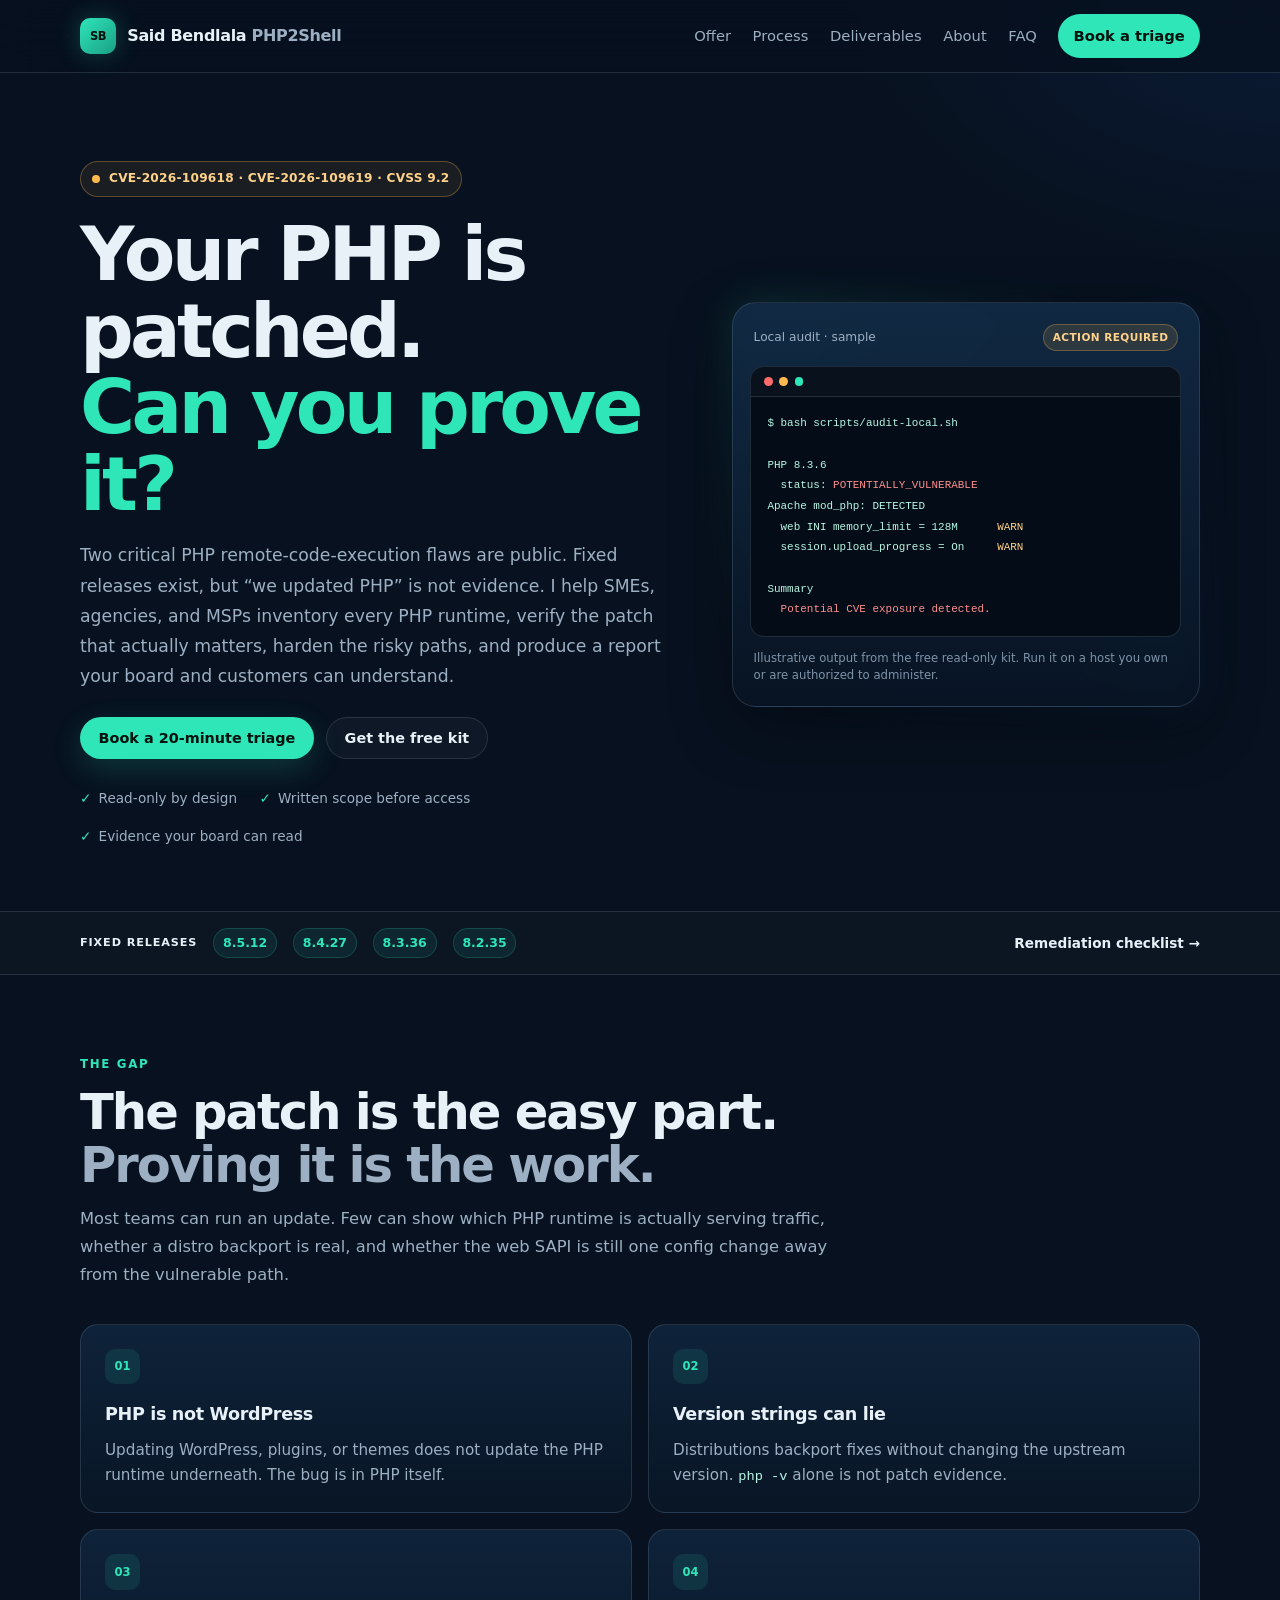
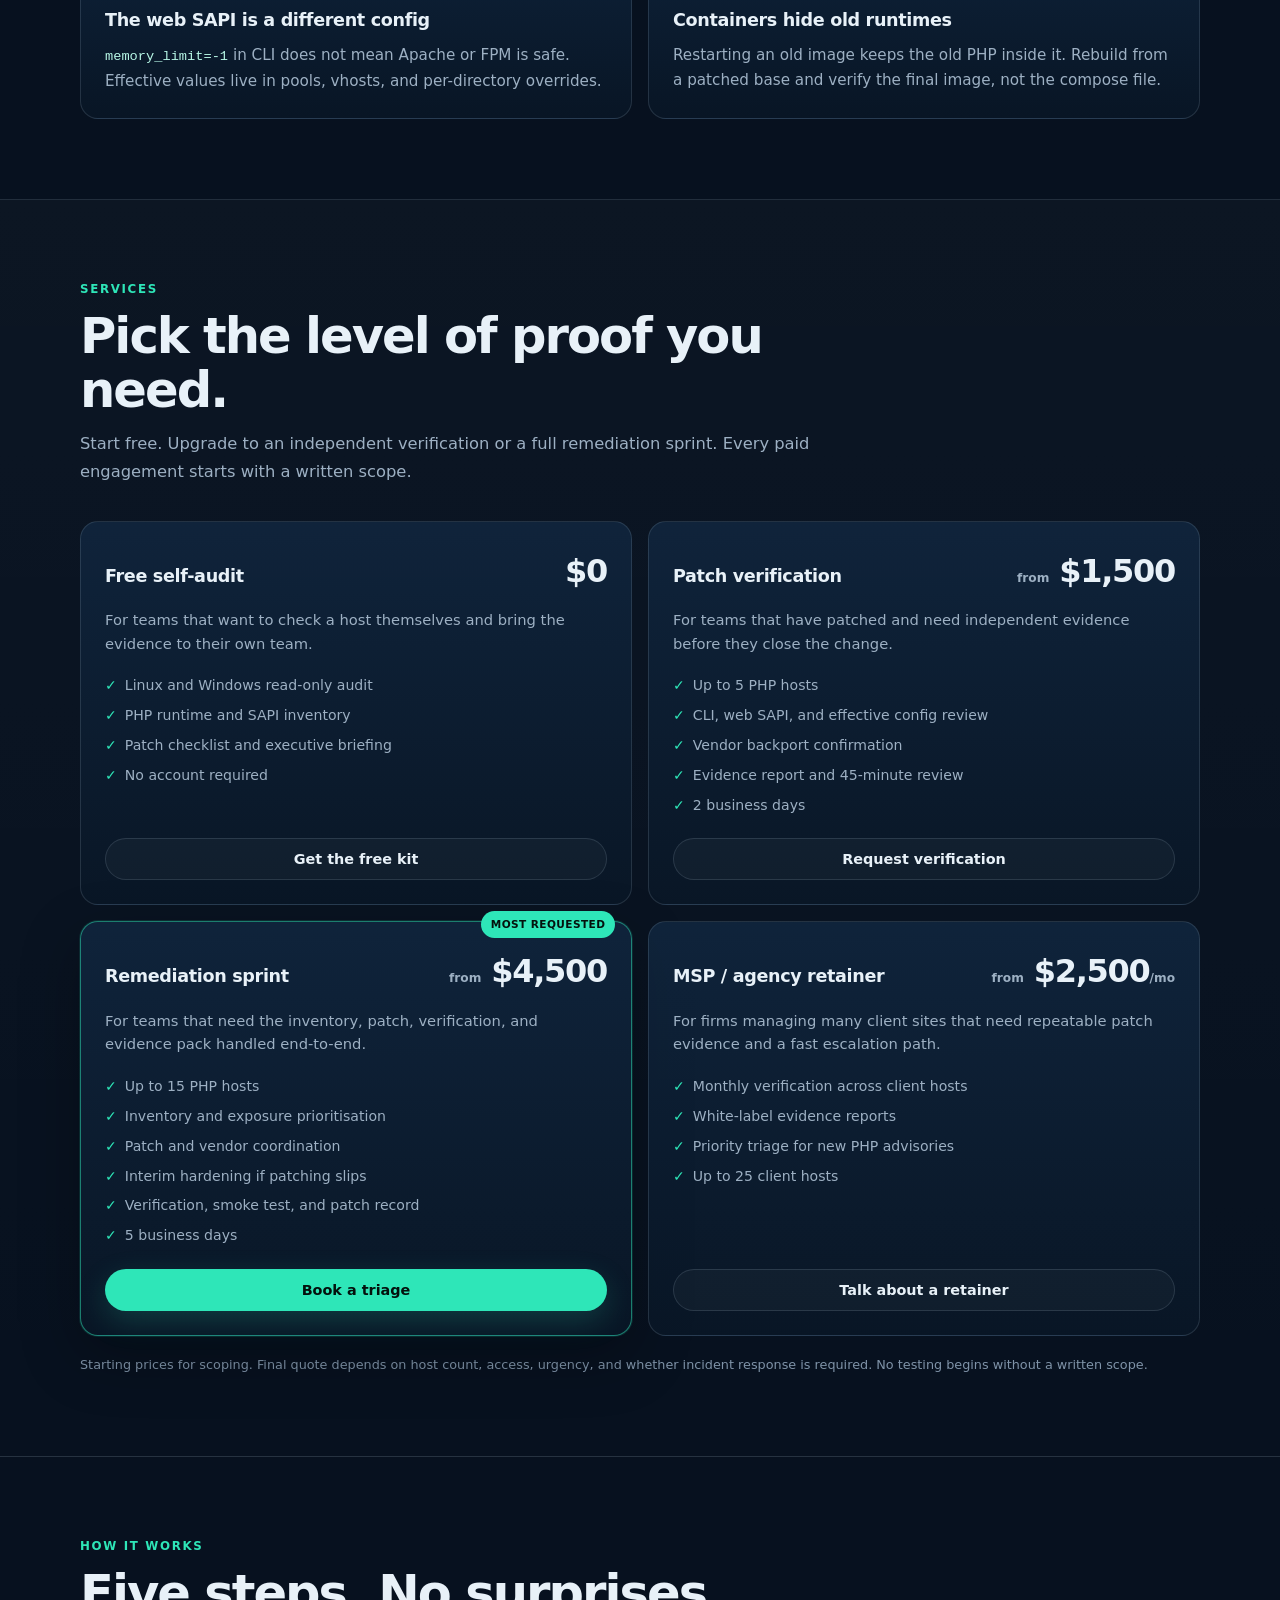
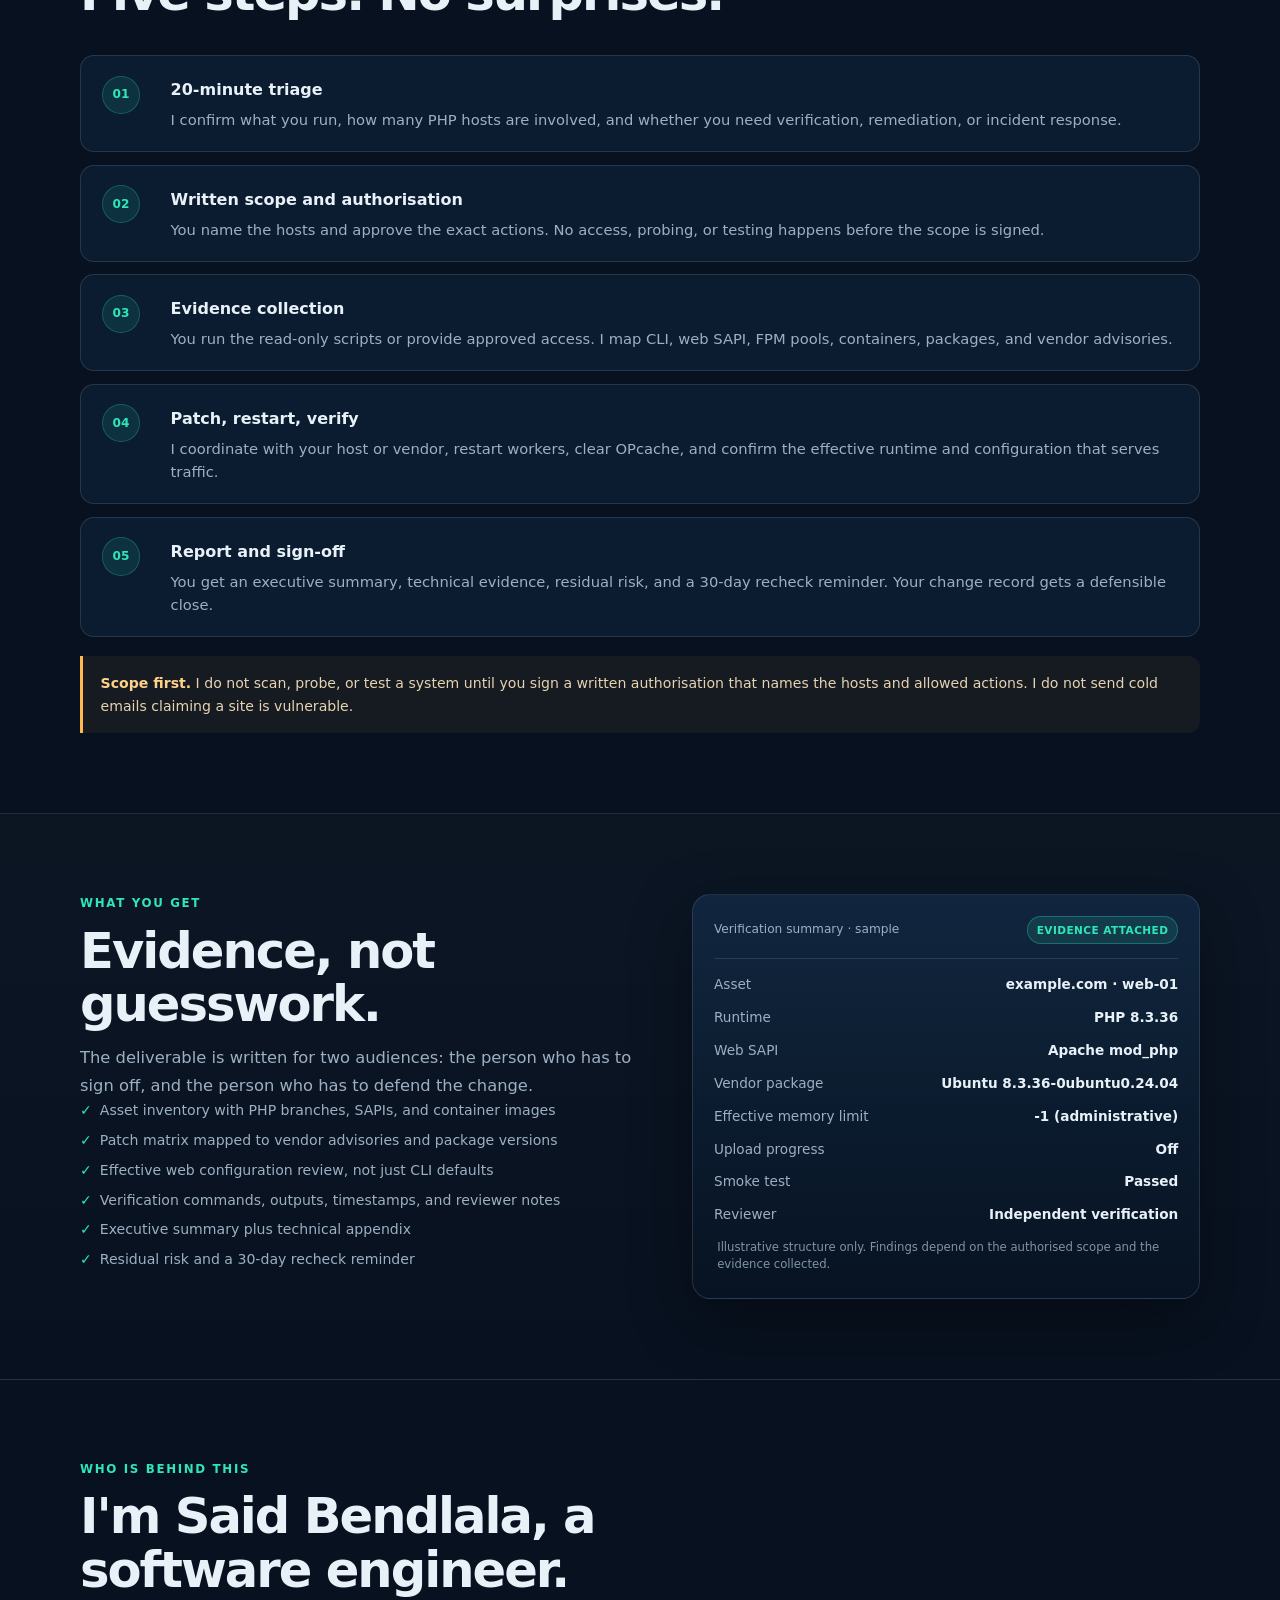
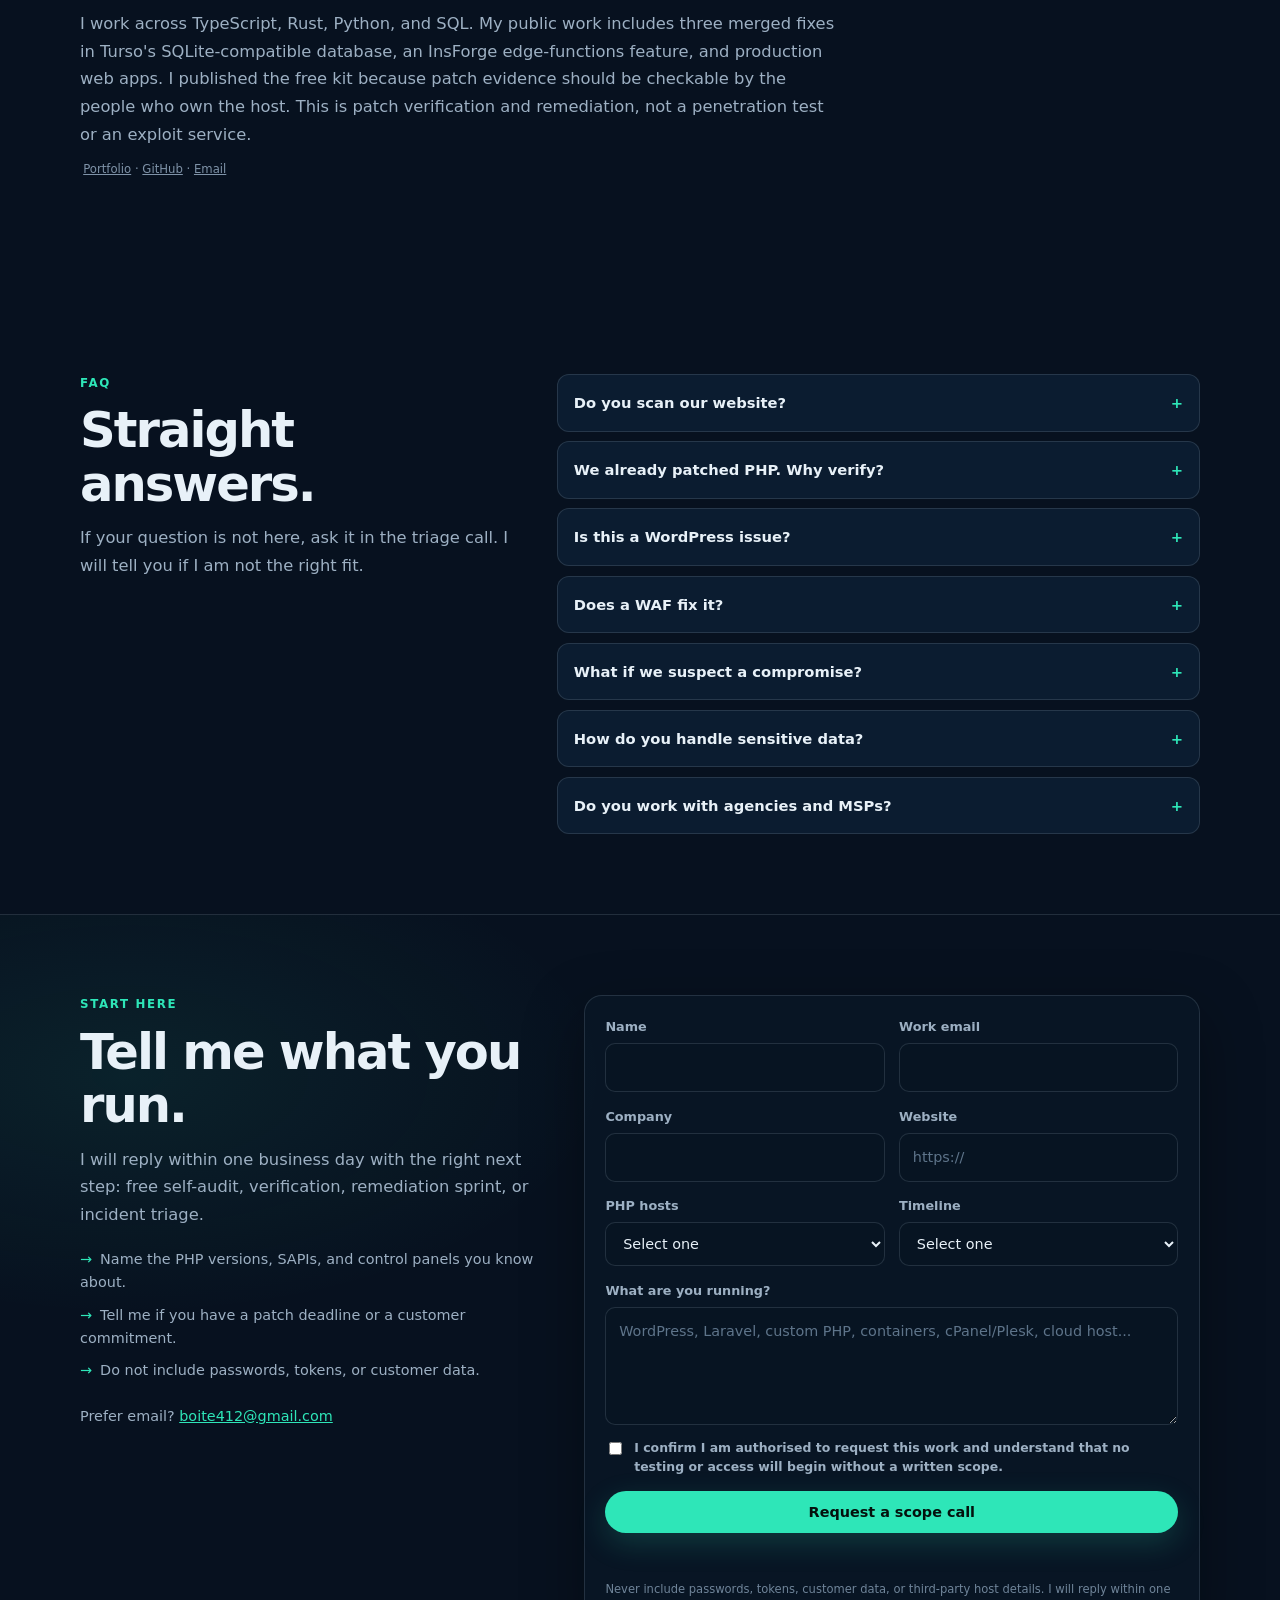
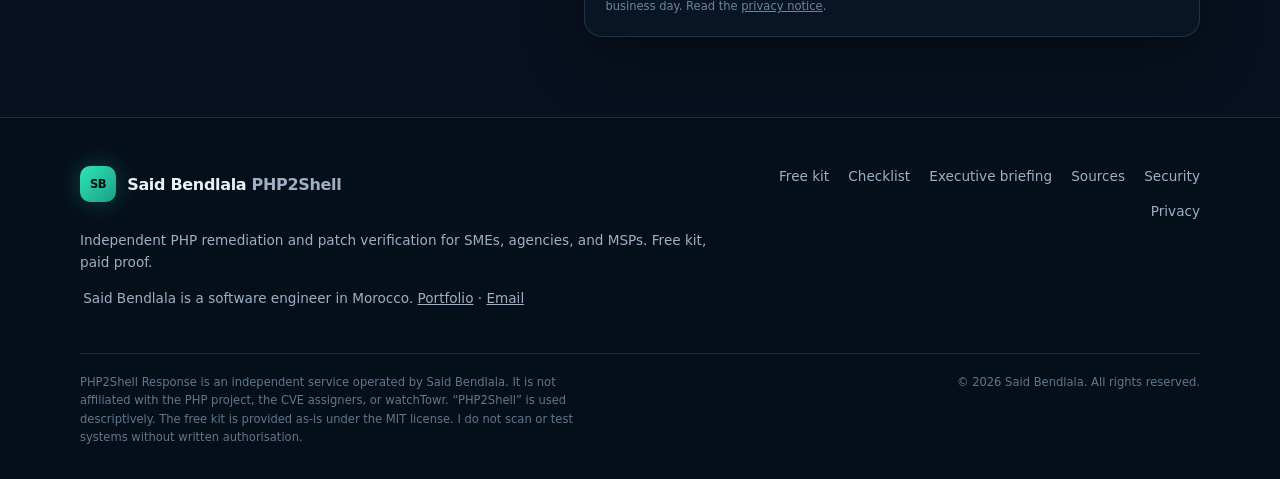
<file: docs/index.html>
<!DOCTYPE html>
<html lang="en">
<head>
  <meta charset="utf-8">
  <meta name="viewport" content="width=device-width, initial-scale=1">
  <title>Said Bendlala — independent PHP patch verification</title>
  <meta name="description" content="Independent PHP patch verification and remediation by Said Bendlala, a software engineer. Verify CVE-2026-109618 and CVE-2026-109619 fixes, review effective web configuration, and get evidence-backed reporting.">
  <meta name="theme-color" content="#07111f">
  <link rel="canonical" href="https://benzaid32.github.io/php2shell-remediation-kit/">
  <meta property="og:type" content="website">
  <meta property="og:title" content="Said Bendlala — prove your PHP is patched">
  <meta property="og:description" content="Free self-audit kit. Paid patch verification and remediation by Said Bendlala for SMEs, agencies, and MSPs. Written scope before access. No unauthorized scanning.">
  <meta property="og:url" content="https://benzaid32.github.io/php2shell-remediation-kit/">
  <meta name="twitter:card" content="summary">
  <meta name="twitter:title" content="Said Bendlala — prove your PHP is patched">
  <meta name="twitter:description" content="Free self-audit kit. Paid patch verification and remediation by Said Bendlala for SMEs, agencies, and MSPs.">
  <link rel="icon" href="favicon.svg" type="image/svg+xml">
  <link rel="stylesheet" href="styles.css">
  <script src="config.js" defer></script>
  <script src="app.js" defer></script>
  <script type="application/ld+json">
  {
    "@context": "https://schema.org",
    "@type": "ProfessionalService",
    "name": "Said Bendlala — PHP2Shell Response",
    "description": "Independent PHP patch verification and remediation for SMEs, agencies, and MSPs.",
    "url": "https://benzaid32.github.io/php2shell-remediation-kit/",
    "email": "boite412@gmail.com",
    "founder": {
      "@type": "Person",
      "name": "Said Bendlala",
      "url": "https://benzaid.vercel.app/"
    },
    "sameAs": [
      "https://github.com/benzaid32",
      "https://benzaid.vercel.app/"
    ],
    "areaServed": "Worldwide",
    "serviceType": [
      "PHP security remediation",
      "Patch verification",
      "Incident response"
    ]
  }
  </script>
</head>
<body>
  <a class="skip-link" href="#main">Skip to content</a>

  <header class="site-header">
    <div class="wrap nav">
      <a class="brand" href="#top" aria-label="Said Bendlala home">
        <span class="brand-mark" aria-hidden="true">SB</span>
        <span class="brand-name">Said Bendlala <span>PHP2Shell</span></span>
      </a>
      <nav class="nav-links" aria-label="Main navigation">
        <a href="#offer">Offer</a>
        <a href="#process">Process</a>
        <a href="#proof">Deliverables</a>
        <a href="#about">About</a>
        <a href="#faq">FAQ</a>
        <a class="nav-cta" href="#contact" data-booking>Book a triage</a>
      </nav>
    </div>
  </header>

  <main id="main">
    <section class="hero" id="top">
      <div class="wrap hero-grid">
        <div class="hero-copy">
          <div class="eyebrow"><span class="pulse" aria-hidden="true"></span> CVE-2026-109618 &middot; CVE-2026-109619 &middot; CVSS 9.2</div>
          <h1>Your PHP is patched.<br><span class="accent">Can you prove it?</span></h1>
          <p class="lede">
            Two critical PHP remote-code-execution flaws are public. Fixed releases exist, but
            &ldquo;we updated PHP&rdquo; is not evidence. I help SMEs, agencies, and MSPs inventory every
            PHP runtime, verify the patch that actually matters, harden the risky paths, and
            produce a report your board and customers can understand.
          </p>
          <div class="hero-actions">
            <a class="btn btn-primary" href="#contact" data-booking>Book a 20-minute triage</a>
            <a class="btn btn-ghost" href="https://github.com/benzaid32/php2shell-remediation-kit" target="_blank" rel="noopener">Get the free kit</a>
          </div>
          <ul class="hero-points">
            <li>Read-only by design</li>
            <li>Written scope before access</li>
            <li>Evidence your board can read</li>
          </ul>
        </div>

        <aside class="hero-card" aria-label="Illustrative local audit output">
          <div class="card-top">
            <span>Local audit &middot; sample</span>
            <span class="badge badge-warn">Action required</span>
          </div>
          <div class="terminal">
            <div class="terminal-bar" aria-hidden="true">
              <span class="dot"></span><span class="dot"></span><span class="dot"></span>
            </div>
            <pre><code>$ bash scripts/audit-local.sh

PHP 8.3.6
  status: <span class="fail">POTENTIALLY_VULNERABLE</span>
Apache mod_php: DETECTED
  web INI memory_limit = 128M      <span class="warn">WARN</span>
  session.upload_progress = On     <span class="warn">WARN</span>

Summary
  <span class="fail">Potential CVE exposure detected.</span></code></pre>
          </div>
          <p class="micro">Illustrative output from the free read-only kit. Run it on a host you own or are authorized to administer.</p>
        </aside>
      </div>
    </section>

    <section class="alert-strip" aria-label="Fixed PHP versions">
      <div class="wrap alert-inner">
        <span class="alert-label">Fixed releases</span>
        <span class="pill">8.5.12</span>
        <span class="pill">8.4.27</span>
        <span class="pill">8.3.36</span>
        <span class="pill">8.2.35</span>
        <a class="alert-link" href="https://github.com/benzaid32/php2shell-remediation-kit/blob/main/CHECKLIST.md" target="_blank" rel="noopener">Remediation checklist &rarr;</a>
      </div>
    </section>

    <section class="section" id="problem">
      <div class="wrap">
        <div class="section-head">
          <p class="kicker">The gap</p>
          <h2>The patch is the easy part. <span class="muted">Proving it is the work.</span></h2>
          <p class="section-lede">
            Most teams can run an update. Few can show which PHP runtime is actually serving traffic,
            whether a distro backport is real, and whether the web SAPI is still one config change away
            from the vulnerable path.
          </p>
        </div>

        <div class="grid grid-2">
          <article class="card">
            <div class="card-icon" aria-hidden="true">01</div>
            <h3>PHP is not WordPress</h3>
            <p>Updating WordPress, plugins, or themes does not update the PHP runtime underneath. The bug is in PHP itself.</p>
          </article>
          <article class="card">
            <div class="card-icon" aria-hidden="true">02</div>
            <h3>Version strings can lie</h3>
            <p>Distributions backport fixes without changing the upstream version. <code>php -v</code> alone is not patch evidence.</p>
          </article>
          <article class="card">
            <div class="card-icon" aria-hidden="true">03</div>
            <h3>The web SAPI is a different config</h3>
            <p><code>memory_limit=-1</code> in CLI does not mean Apache or FPM is safe. Effective values live in pools, vhosts, and per-directory overrides.</p>
          </article>
          <article class="card">
            <div class="card-icon" aria-hidden="true">04</div>
            <h3>Containers hide old runtimes</h3>
            <p>Restarting an old image keeps the old PHP inside it. Rebuild from a patched base and verify the final image, not the compose file.</p>
          </article>
        </div>
      </div>
    </section>

    <section class="section section-alt" id="offer">
      <div class="wrap">
        <div class="section-head">
          <p class="kicker">Services</p>
          <h2>Pick the level of proof you need.</h2>
          <p class="section-lede">Start free. Upgrade to an independent verification or a full remediation sprint. Every paid engagement starts with a written scope.</p>
        </div>

        <div class="pricing">
          <article class="price-card">
            <div class="price-top">
              <h3>Free self-audit</h3>
              <p class="price">$0</p>
            </div>
            <p class="price-desc">For teams that want to check a host themselves and bring the evidence to their own team.</p>
            <ul class="checklist">
              <li>Linux and Windows read-only audit</li>
              <li>PHP runtime and SAPI inventory</li>
              <li>Patch checklist and executive briefing</li>
              <li>No account required</li>
            </ul>
            <a class="btn btn-ghost btn-block" href="https://github.com/benzaid32/php2shell-remediation-kit" target="_blank" rel="noopener">Get the free kit</a>
          </article>

          <article class="price-card">
            <div class="price-top">
              <h3>Patch verification</h3>
              <p class="price"><small>from</small> $1,500</p>
            </div>
            <p class="price-desc">For teams that have patched and need independent evidence before they close the change.</p>
            <ul class="checklist">
              <li>Up to 5 PHP hosts</li>
              <li>CLI, web SAPI, and effective config review</li>
              <li>Vendor backport confirmation</li>
              <li>Evidence report and 45-minute review</li>
              <li>2 business days</li>
            </ul>
            <a class="btn btn-ghost btn-block" href="#contact" data-booking>Request verification</a>
          </article>

          <article class="price-card featured">
            <div class="tag">Most requested</div>
            <div class="price-top">
              <h3>Remediation sprint</h3>
              <p class="price"><small>from</small> $4,500</p>
            </div>
            <p class="price-desc">For teams that need the inventory, patch, verification, and evidence pack handled end-to-end.</p>
            <ul class="checklist">
              <li>Up to 15 PHP hosts</li>
              <li>Inventory and exposure prioritisation</li>
              <li>Patch and vendor coordination</li>
              <li>Interim hardening if patching slips</li>
              <li>Verification, smoke test, and patch record</li>
              <li>5 business days</li>
            </ul>
            <a class="btn btn-primary btn-block" href="#contact" data-booking>Book a triage</a>
          </article>

          <article class="price-card">
            <div class="price-top">
              <h3>MSP / agency retainer</h3>
              <p class="price"><small>from</small> $2,500<small>/mo</small></p>
            </div>
            <p class="price-desc">For firms managing many client sites that need repeatable patch evidence and a fast escalation path.</p>
            <ul class="checklist">
              <li>Monthly verification across client hosts</li>
              <li>White-label evidence reports</li>
              <li>Priority triage for new PHP advisories</li>
              <li>Up to 25 client hosts</li>
            </ul>
            <a class="btn btn-ghost btn-block" href="#contact" data-booking>Talk about a retainer</a>
          </article>
        </div>

        <p class="pricing-note">Starting prices for scoping. Final quote depends on host count, access, urgency, and whether incident response is required. No testing begins without a written scope.</p>
      </div>
    </section>

    <section class="section" id="process">
      <div class="wrap">
        <div class="section-head">
          <p class="kicker">How it works</p>
          <h2>Five steps. No surprises.</h2>
        </div>
        <div class="steps">
          <article class="step">
            <span class="step-num" aria-hidden="true">01</span>
            <div>
              <h3>20-minute triage</h3>
              <p>I confirm what you run, how many PHP hosts are involved, and whether you need verification, remediation, or incident response.</p>
            </div>
          </article>
          <article class="step">
            <span class="step-num" aria-hidden="true">02</span>
            <div>
              <h3>Written scope and authorisation</h3>
              <p>You name the hosts and approve the exact actions. No access, probing, or testing happens before the scope is signed.</p>
            </div>
          </article>
          <article class="step">
            <span class="step-num" aria-hidden="true">03</span>
            <div>
              <h3>Evidence collection</h3>
              <p>You run the read-only scripts or provide approved access. I map CLI, web SAPI, FPM pools, containers, packages, and vendor advisories.</p>
            </div>
          </article>
          <article class="step">
            <span class="step-num" aria-hidden="true">04</span>
            <div>
              <h3>Patch, restart, verify</h3>
              <p>I coordinate with your host or vendor, restart workers, clear OPcache, and confirm the effective runtime and configuration that serves traffic.</p>
            </div>
          </article>
          <article class="step">
            <span class="step-num" aria-hidden="true">05</span>
            <div>
              <h3>Report and sign-off</h3>
              <p>You get an executive summary, technical evidence, residual risk, and a 30-day recheck reminder. Your change record gets a defensible close.</p>
            </div>
          </article>
        </div>
        <div class="scope-note">
          <strong>Scope first.</strong> I do not scan, probe, or test a system until you sign a written authorisation that names the hosts and allowed actions. I do not send cold emails claiming a site is vulnerable.
        </div>
      </div>
    </section>

    <section class="section section-alt" id="proof">
      <div class="wrap proof-grid">
        <div>
          <p class="kicker">What you get</p>
          <h2>Evidence, not guesswork.</h2>
          <p class="section-lede">The deliverable is written for two audiences: the person who has to sign off, and the person who has to defend the change.</p>
          <ul class="checklist">
            <li>Asset inventory with PHP branches, SAPIs, and container images</li>
            <li>Patch matrix mapped to vendor advisories and package versions</li>
            <li>Effective web configuration review, not just CLI defaults</li>
            <li>Verification commands, outputs, timestamps, and reviewer notes</li>
            <li>Executive summary plus technical appendix</li>
            <li>Residual risk and a 30-day recheck reminder</li>
          </ul>
        </div>
        <div class="report-card">
          <div class="report-top">
            <span>Verification summary &middot; sample</span>
            <span class="badge badge-ok">Evidence attached</span>
          </div>
          <dl>
            <div><dt>Asset</dt><dd>example.com &middot; web-01</dd></div>
            <div><dt>Runtime</dt><dd>PHP 8.3.36</dd></div>
            <div><dt>Web SAPI</dt><dd>Apache mod_php</dd></div>
            <div><dt>Vendor package</dt><dd>Ubuntu 8.3.36-0ubuntu0.24.04</dd></div>
            <div><dt>Effective memory limit</dt><dd>-1 (administrative)</dd></div>
            <div><dt>Upload progress</dt><dd>Off</dd></div>
            <div><dt>Smoke test</dt><dd>Passed</dd></div>
            <div><dt>Reviewer</dt><dd>Independent verification</dd></div>
          </dl>
          <p class="micro">Illustrative structure only. Findings depend on the authorised scope and the evidence collected.</p>
        </div>
      </div>
    </section>

    <section class="section" id="about">
      <div class="wrap">
        <div class="section-head">
          <p class="kicker">Who is behind this</p>
          <h2>I'm Said Bendlala, a software engineer.</h2>
          <p class="section-lede">
            I work across TypeScript, Rust, Python, and SQL. My public work includes three merged fixes in
            Turso's SQLite-compatible database, an InsForge edge-functions feature, and production web apps.
            I published the free kit because patch evidence should be checkable by the people who own the host.
            This is patch verification and remediation, not a penetration test or an exploit service.
          </p>
          <p class="micro">
            <a href="https://benzaid.vercel.app/" target="_blank" rel="noopener">Portfolio</a> &middot;
            <a href="https://github.com/benzaid32" target="_blank" rel="noopener">GitHub</a> &middot;
            <a href="mailto:boite412@gmail.com">Email</a>
          </p>
        </div>
      </div>
    </section>

    <section class="section" id="faq">
      <div class="wrap faq-grid">
        <div class="section-head">
          <p class="kicker">FAQ</p>
          <h2>Straight answers.</h2>
          <p class="section-lede">If your question is not here, ask it in the triage call. I will tell you if I am not the right fit.</p>
        </div>
        <div class="faq-list">
          <details>
            <summary>Do you scan our website?</summary>
            <p>No. I work on hosts you own or are explicitly authorised to administer. The free scripts are read-only and run locally. Paid engagements start with a written scope that names the hosts and allowed actions.</p>
          </details>
          <details>
            <summary>We already patched PHP. Why verify?</summary>
            <p>Because the version string is not the whole story. The web SAPI can use a different INI file, a distro may have backported the fix without changing the upstream version, and a container may still run an old image. Verification ties the evidence to the runtime that actually serves traffic.</p>
          </details>
          <details>
            <summary>Is this a WordPress issue?</summary>
            <p>No. WordPress runs on PHP, but the vulnerability is in PHP itself. Updating WordPress, themes, or plugins does not patch the PHP runtime.</p>
          </details>
          <details>
            <summary>Does a WAF fix it?</summary>
            <p>No. A WAF can reduce some attack paths and buy time, but it is not a complete fix. The only full remediation is a patched PHP runtime.</p>
          </details>
          <details>
            <summary>What if we suspect a compromise?</summary>
            <p>Treat it as an incident: isolate the host, preserve evidence, rotate credentials, and rebuild from a known-good image. I can scope incident response separately; do not wait for a sales call to take containment steps.</p>
          </details>
          <details>
            <summary>How do you handle sensitive data?</summary>
            <p>I minimise collection, use read-only evidence where possible, and never ask for passwords in the contact form. A paid engagement includes a written scope, confidentiality terms, and a data-handling agreement before access.</p>
          </details>
          <details>
            <summary>Do you work with agencies and MSPs?</summary>
            <p>Yes. The retainer is built for firms managing multiple client sites. I can produce white-label evidence reports and act as a priority escalation path for new PHP advisories.</p>
          </details>
        </div>
      </div>
    </section>

    <section class="section section-contact" id="contact">
      <div class="wrap contact-grid">
        <div>
          <p class="kicker">Start here</p>
          <h2>Tell me what you run.</h2>
          <p class="section-lede">I will reply within one business day with the right next step: free self-audit, verification, remediation sprint, or incident triage.</p>
          <ul class="contact-points">
            <li>Name the PHP versions, SAPIs, and control panels you know about.</li>
            <li>Tell me if you have a patch deadline or a customer commitment.</li>
            <li>Do not include passwords, tokens, or customer data.</li>
          </ul>
          <p class="contact-direct">Prefer email? <a href="mailto:boite412@gmail.com" data-contact-email>boite412@gmail.com</a></p>
        </div>

        <form id="scope-form" class="form" action="#" method="post">
          <div class="form-row">
            <div class="field">
              <label for="name">Name</label>
              <input id="name" name="name" type="text" autocomplete="name" required>
            </div>
            <div class="field">
              <label for="email">Work email</label>
              <input id="email" name="email" type="email" autocomplete="email" required>
            </div>
          </div>
          <div class="form-row">
            <div class="field">
              <label for="company">Company</label>
              <input id="company" name="company" type="text" autocomplete="organization" required>
            </div>
            <div class="field">
              <label for="website">Website</label>
              <input id="website" name="website" type="url" placeholder="https://" autocomplete="url">
            </div>
          </div>
          <div class="form-row">
            <div class="field">
              <label for="hosts">PHP hosts</label>
              <select id="hosts" name="hosts" required>
                <option value="" selected disabled>Select one</option>
                <option value="1-5">1&ndash;5</option>
                <option value="6-15">6&ndash;15</option>
                <option value="16-50">16&ndash;50</option>
                <option value="50+">50+</option>
                <option value="not-sure">Not sure yet</option>
              </select>
            </div>
            <div class="field">
              <label for="timeline">Timeline</label>
              <select id="timeline" name="timeline" required>
                <option value="" selected disabled>Select one</option>
                <option value="today">Today / this week</option>
                <option value="1-2-weeks">1&ndash;2 weeks</option>
                <option value="this-month">This month</option>
                <option value="planning">Planning / next quarter</option>
              </select>
            </div>
          </div>
          <div class="field">
            <label for="message">What are you running?</label>
            <textarea id="message" name="message" rows="4" placeholder="WordPress, Laravel, custom PHP, containers, cPanel/Plesk, cloud host..."></textarea>
          </div>
          <label class="checkbox">
            <input type="checkbox" name="consent" value="yes" required>
            <span>I confirm I am authorised to request this work and understand that no testing or access will begin without a written scope.</span>
          </label>
          <button class="btn btn-primary btn-block" type="submit">Request a scope call</button>
          <p id="form-status" class="form-status" role="status" aria-live="polite"></p>
          <p class="form-note">Never include passwords, tokens, customer data, or third-party host details. I will reply within one business day. Read the <a href="privacy.html">privacy notice</a>.</p>
        </form>
      </div>
    </section>
  </main>

  <footer class="site-footer">
    <div class="wrap footer-grid">
      <div>
        <a class="brand brand-footer" href="#top" aria-label="Said Bendlala home">
          <span class="brand-mark" aria-hidden="true">SB</span>
          <span class="brand-name">Said Bendlala <span>PHP2Shell</span></span>
        </a>
        <p>Independent PHP remediation and patch verification for SMEs, agencies, and MSPs. Free kit, paid proof.</p>
        <p class="micro">Said Bendlala is a software engineer in Morocco. <a href="https://benzaid.vercel.app/" target="_blank" rel="noopener">Portfolio</a> &middot; <a href="mailto:boite412@gmail.com">Email</a></p>
      </div>
      <div class="footer-links">
        <a href="https://github.com/benzaid32/php2shell-remediation-kit" target="_blank" rel="noopener">Free kit</a>
        <a href="https://github.com/benzaid32/php2shell-remediation-kit/blob/main/CHECKLIST.md" target="_blank" rel="noopener">Checklist</a>
        <a href="https://github.com/benzaid32/php2shell-remediation-kit/blob/main/BRIEFING.md" target="_blank" rel="noopener">Executive briefing</a>
        <a href="https://github.com/benzaid32/php2shell-remediation-kit/blob/main/SOURCES.md" target="_blank" rel="noopener">Sources</a>
        <a href="https://github.com/benzaid32/php2shell-remediation-kit/blob/main/SECURITY.md" target="_blank" rel="noopener">Security</a>
        <a href="privacy.html">Privacy</a>
      </div>
    </div>
    <div class="wrap footer-legal">
      <p>PHP2Shell Response is an independent service operated by Said Bendlala. It is not affiliated with the PHP project, the CVE assigners, or watchTowr. &ldquo;PHP2Shell&rdquo; is used descriptively. The free kit is provided as-is under the MIT license. I do not scan or test systems without written authorisation.</p>
      <p>&copy; <span id="year">2026</span> Said Bendlala. All rights reserved.</p>
    </div>
  </footer>
</body>
</html>
</file>
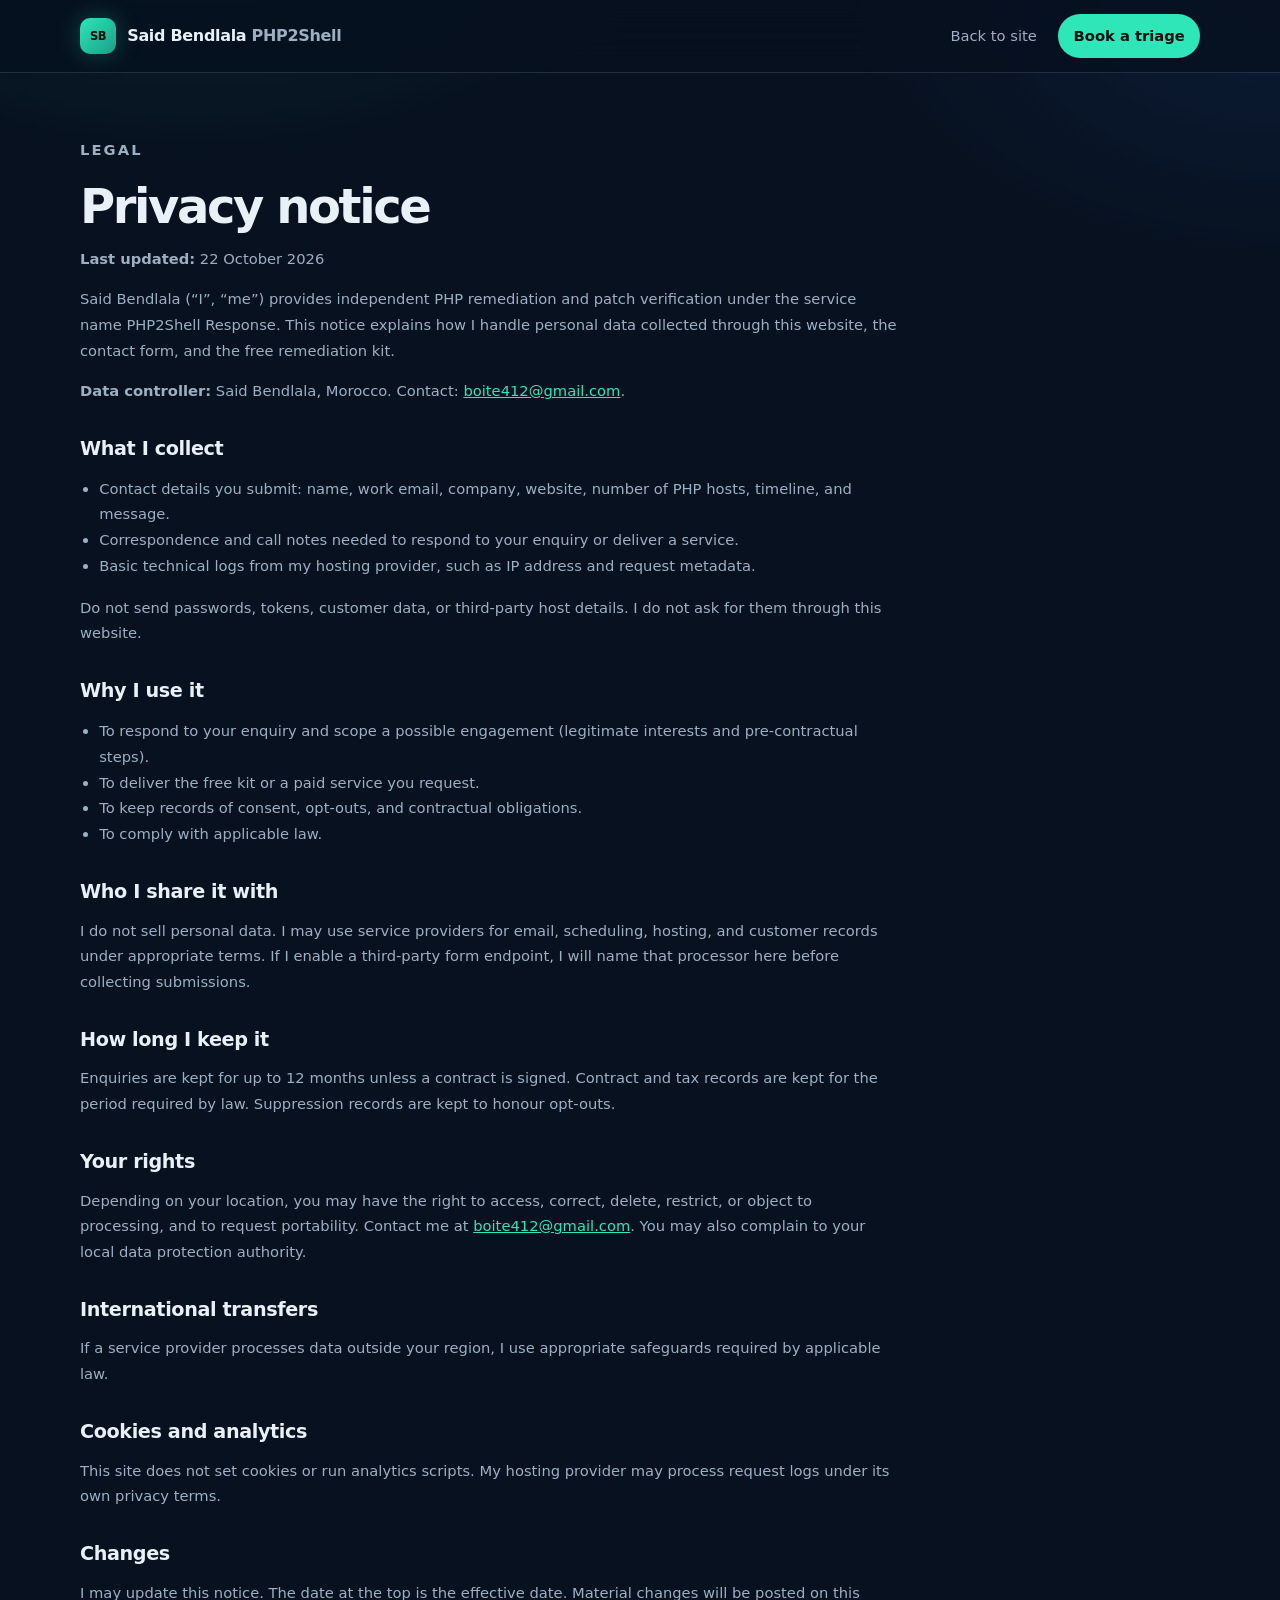
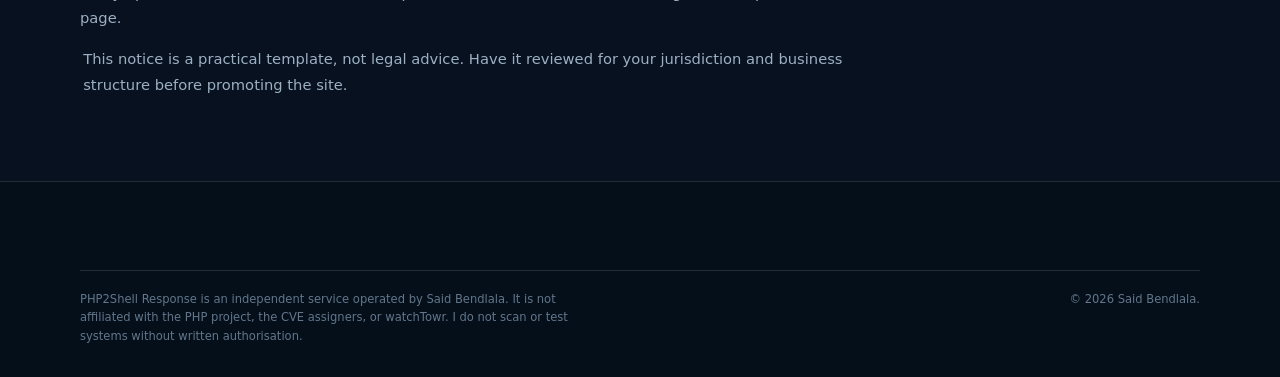
<file: docs/privacy.html>
<!DOCTYPE html>
<html lang="en">
<head>
  <meta charset="utf-8">
  <meta name="viewport" content="width=device-width, initial-scale=1">
  <title>Privacy notice — Said Bendlala</title>
  <meta name="description" content="Privacy notice for Said Bendlala: what I collect, why, how long I keep it, and how to exercise your rights.">
  <meta name="theme-color" content="#07111f">
  <link rel="icon" href="favicon.svg" type="image/svg+xml">
  <link rel="stylesheet" href="styles.css">
  <script src="config.js" defer></script>
  <script src="app.js" defer></script>
</head>
<body>
  <a class="skip-link" href="#main">Skip to content</a>

  <header class="site-header">
    <div class="wrap nav">
      <a class="brand" href="index.html" aria-label="Said Bendlala home">
        <span class="brand-mark" aria-hidden="true">SB</span>
        <span class="brand-name">Said Bendlala <span>PHP2Shell</span></span>
      </a>
      <nav class="nav-links" aria-label="Main navigation">
        <a href="index.html">Back to site</a>
        <a class="nav-cta" href="index.html#contact">Book a triage</a>
      </nav>
    </div>
  </header>

  <main id="main" class="wrap">
    <article class="legal">
      <p class="kicker">Legal</p>
      <h1>Privacy notice</h1>
      <p><strong>Last updated:</strong> 22 October 2026</p>

      <p>
        Said Bendlala (&ldquo;I&rdquo;, &ldquo;me&rdquo;) provides independent PHP remediation and patch
        verification under the service name PHP2Shell Response. This notice explains how I handle personal
        data collected through this website, the contact form, and the free remediation kit.
      </p>
      <p>
        <strong>Data controller:</strong> Said Bendlala, Morocco.
        Contact: <a href="mailto:boite412@gmail.com">boite412@gmail.com</a>.
      </p>

      <h2>What I collect</h2>
      <ul>
        <li>Contact details you submit: name, work email, company, website, number of PHP hosts, timeline, and message.</li>
        <li>Correspondence and call notes needed to respond to your enquiry or deliver a service.</li>
        <li>Basic technical logs from my hosting provider, such as IP address and request metadata.</li>
      </ul>
      <p>
        Do not send passwords, tokens, customer data, or third-party host details. I do not ask for them
        through this website.
      </p>

      <h2>Why I use it</h2>
      <ul>
        <li>To respond to your enquiry and scope a possible engagement (legitimate interests and pre-contractual steps).</li>
        <li>To deliver the free kit or a paid service you request.</li>
        <li>To keep records of consent, opt-outs, and contractual obligations.</li>
        <li>To comply with applicable law.</li>
      </ul>

      <h2>Who I share it with</h2>
      <p>
        I do not sell personal data. I may use service providers for email, scheduling, hosting, and
        customer records under appropriate terms. If I enable a third-party form endpoint, I will name that
        processor here before collecting submissions.
      </p>

      <h2>How long I keep it</h2>
      <p>
        Enquiries are kept for up to 12 months unless a contract is signed. Contract and tax records are
        kept for the period required by law. Suppression records are kept to honour opt-outs.
      </p>

      <h2>Your rights</h2>
      <p>
        Depending on your location, you may have the right to access, correct, delete, restrict, or object
        to processing, and to request portability. Contact me at
        <a href="mailto:boite412@gmail.com">boite412@gmail.com</a>.
        You may also complain to your local data protection authority.
      </p>

      <h2>International transfers</h2>
      <p>
        If a service provider processes data outside your region, I use appropriate safeguards required
        by applicable law.
      </p>

      <h2>Cookies and analytics</h2>
      <p>
        This site does not set cookies or run analytics scripts. My hosting provider may process request
        logs under its own privacy terms.
      </p>

      <h2>Changes</h2>
      <p>
        I may update this notice. The date at the top is the effective date. Material changes will be
        posted on this page.
      </p>

      <p class="micro">
        This notice is a practical template, not legal advice. Have it reviewed for your jurisdiction and
        business structure before promoting the site.
      </p>
    </article>
  </main>

  <footer class="site-footer">
    <div class="wrap footer-legal">
      <p>PHP2Shell Response is an independent service operated by Said Bendlala. It is not affiliated with the PHP project, the CVE assigners, or watchTowr. I do not scan or test systems without written authorisation.</p>
      <p>&copy; <span id="year">2026</span> Said Bendlala.</p>
    </div>
  </footer>
</body>
</html>
</file>
<file: docs/styles.css>
:root {
  --bg: #07111f;
  --bg-2: #0a1828;
  --panel: #0f2238;
  --panel-2: #122a45;
  --text: #e8f1f8;
  --muted: #9db0c3;
  --line: rgba(157, 176, 195, 0.18);
  --accent: #2ee6b8;
  --accent-2: #7cf0d3;
  --warn: #ffb84d;
  --danger: #ff6b6b;
  --radius: 18px;
  --shadow: 0 20px 60px rgba(0, 0, 0, 0.35);
  --max: 1120px;
}

*,
*::before,
*::after {
  box-sizing: border-box;
}

html {
  scroll-behavior: smooth;
}

body {
  margin: 0;
  min-height: 100vh;
  color: var(--text);
  background:
    radial-gradient(900px 600px at 15% -10%, rgba(46, 230, 184, 0.12), transparent 60%),
    radial-gradient(800px 500px at 100% 0%, rgba(50, 120, 255, 0.10), transparent 55%),
    var(--bg);
  font-family: Inter, ui-sans-serif, system-ui, -apple-system, BlinkMacSystemFont, "Segoe UI", Roboto, Arial, sans-serif;
  font-size: 16px;
  line-height: 1.6;
  -webkit-font-smoothing: antialiased;
  text-rendering: optimizeLegibility;
}

::selection {
  background: rgba(46, 230, 184, 0.28);
  color: #ffffff;
}

a {
  color: inherit;
}

code,
pre {
  font-family: ui-monospace, SFMono-Regular, Menlo, Consolas, "Liberation Mono", monospace;
}

code {
  font-size: 0.9em;
  color: #b7f7e6;
}

.skip-link {
  position: absolute;
  left: -9999px;
  top: 0;
  z-index: 100;
  padding: 0.75rem 1rem;
  border-radius: 0 0 10px 0;
  background: var(--accent);
  color: #04110d;
  font-weight: 800;
  text-decoration: none;
}

.skip-link:focus {
  left: 0;
}

a:focus-visible,
button:focus-visible,
summary:focus-visible {
  outline: 2px solid var(--accent);
  outline-offset: 3px;
}

.wrap {
  width: min(var(--max), calc(100% - 2rem));
  margin-inline: auto;
}

section[id] {
  scroll-margin-top: 92px;
}

/* Header */
.site-header {
  position: sticky;
  top: 0;
  z-index: 50;
  border-bottom: 1px solid var(--line);
  background: rgba(7, 17, 31, 0.82);
  backdrop-filter: blur(18px);
  -webkit-backdrop-filter: blur(18px);
}

.nav {
  display: flex;
  align-items: center;
  justify-content: space-between;
  gap: 1rem;
  min-height: 72px;
}

.brand {
  display: inline-flex;
  align-items: center;
  gap: 0.7rem;
  color: var(--text);
  font-weight: 850;
  letter-spacing: -0.02em;
  text-decoration: none;
  white-space: nowrap;
}

.brand-mark {
  display: grid;
  place-items: center;
  width: 2.25rem;
  height: 2.25rem;
  border-radius: 10px;
  background: linear-gradient(135deg, var(--accent), #1a9f86);
  box-shadow: 0 0 24px rgba(46, 230, 184, 0.25);
  color: #04110d;
  font-size: 0.72rem;
  font-weight: 900;
  letter-spacing: -0.04em;
}

.brand-name span {
  color: var(--muted);
  font-weight: 650;
}

.nav-links {
  display: flex;
  align-items: center;
  gap: 1.35rem;
  font-size: 0.92rem;
}

.nav-links a {
  color: var(--muted);
  text-decoration: none;
  transition: color 0.15s ease;
}

.nav-links a:hover {
  color: var(--text);
}

.nav-cta {
  padding: 0.65rem 0.95rem;
  border-radius: 999px;
  background: var(--accent);
  color: #04110d !important;
  font-weight: 850;
}

.nav-cta:hover {
  background: var(--accent-2);
}

/* Hero */
.hero {
  padding: 5.5rem 0 4rem;
}

.hero-grid {
  display: grid;
  grid-template-columns: minmax(0, 1.12fr) minmax(0, 0.88fr);
  gap: 3.5rem;
  align-items: center;
}

.hero-grid > *,
.grid-2 > *,
.pricing > *,
.proof-grid > *,
.faq-grid > *,
.contact-grid > *,
.footer-grid > * {
  min-width: 0;
}

.eyebrow {
  display: inline-flex;
  align-items: center;
  gap: 0.55rem;
  padding: 0.45rem 0.7rem;
  border: 1px solid rgba(255, 184, 77, 0.3);
  border-radius: 999px;
  background: rgba(255, 184, 77, 0.08);
  color: #ffd28a;
  font-size: 0.76rem;
  font-weight: 750;
  letter-spacing: 0.02em;
}

.pulse {
  width: 0.5rem;
  height: 0.5rem;
  border-radius: 50%;
  background: var(--warn);
  box-shadow: 0 0 0 0 rgba(255, 184, 77, 0.5);
  animation: pulse 2s infinite;
}

@keyframes pulse {
  70% { box-shadow: 0 0 0 8px rgba(255, 184, 77, 0); }
  100% { box-shadow: 0 0 0 0 rgba(255, 184, 77, 0); }
}

h1 {
  margin: 1.2rem 0 1.1rem;
  font-size: clamp(2.6rem, 6vw, 4.7rem);
  line-height: 1.02;
  letter-spacing: -0.05em;
}

h1 .accent {
  color: var(--accent);
}

.lede {
  max-width: 62ch;
  margin: 0;
  color: var(--muted);
  font-size: 1.08rem;
  line-height: 1.75;
}

.hero-actions {
  display: flex;
  flex-wrap: wrap;
  gap: 0.75rem;
  margin-top: 1.6rem;
}

.hero-points {
  display: flex;
  flex-wrap: wrap;
  gap: 1rem 1.4rem;
  padding: 0;
  margin: 1.8rem 0 0;
  color: var(--muted);
  font-size: 0.85rem;
  list-style: none;
}

.hero-points li::before {
  content: "✓";
  margin-right: 0.45rem;
  color: var(--accent);
  font-weight: 900;
}

/* Buttons */
.btn {
  display: inline-flex;
  align-items: center;
  justify-content: center;
  gap: 0.45rem;
  padding: 0.8rem 1.1rem;
  border: 1px solid transparent;
  border-radius: 999px;
  background: transparent;
  color: var(--text);
  cursor: pointer;
  font: inherit;
  font-size: 0.9rem;
  font-weight: 800;
  line-height: 1;
  text-decoration: none;
  transition: transform 0.15s ease, background 0.15s ease, border-color 0.15s ease, color 0.15s ease;
}

.btn:hover {
  transform: translateY(-1px);
}

.btn-primary {
  background: var(--accent);
  color: #04110d;
  box-shadow: 0 10px 30px rgba(46, 230, 184, 0.18);
}

.btn-primary:hover {
  background: var(--accent-2);
}

.btn-ghost {
  border-color: var(--line);
  background: rgba(255, 255, 255, 0.03);
  color: var(--text);
}

.btn-ghost:hover {
  border-color: rgba(46, 230, 184, 0.35);
  color: var(--accent);
}

.btn-block {
  width: 100%;
}

/* Hero card */
.hero-card {
  position: relative;
  border: 1px solid var(--line);
  border-radius: 24px;
  padding: 1.1rem;
  background: linear-gradient(180deg, rgba(18, 42, 69, 0.92), rgba(8, 20, 35, 0.92));
  box-shadow: var(--shadow);
}

.hero-card::before {
  content: "";
  position: absolute;
  inset: -1px;
  z-index: -1;
  border-radius: 25px;
  background: linear-gradient(135deg, rgba(46, 230, 184, 0.35), transparent 42%, rgba(50, 120, 255, 0.2));
  filter: blur(18px);
  opacity: 0.55;
}

.card-top {
  display: flex;
  align-items: center;
  justify-content: space-between;
  gap: 1rem;
  padding: 0.2rem 0.2rem 0.9rem;
  color: var(--muted);
  font-size: 0.76rem;
}

.badge {
  display: inline-flex;
  align-items: center;
  padding: 0.28rem 0.55rem;
  border-radius: 999px;
  font-size: 0.66rem;
  font-weight: 850;
  letter-spacing: 0.04em;
  text-transform: uppercase;
  white-space: nowrap;
}

.badge-warn {
  border: 1px solid rgba(255, 184, 77, 0.3);
  background: rgba(255, 184, 77, 0.12);
  color: #ffd28a;
}

.badge-ok {
  border: 1px solid rgba(46, 230, 184, 0.3);
  background: rgba(46, 230, 184, 0.12);
  color: var(--accent);
}

.terminal {
  overflow: hidden;
  border: 1px solid var(--line);
  border-radius: 14px;
  background: #040d17;
}

.terminal-bar {
  display: flex;
  align-items: center;
  gap: 0.4rem;
  padding: 0.65rem 0.8rem;
  border-bottom: 1px solid var(--line);
  background: rgba(255, 255, 255, 0.02);
}

.dot {
  width: 0.55rem;
  height: 0.55rem;
  border-radius: 50%;
  background: #2a4158;
}

.dot:nth-child(1) { background: #ff6b6b; }
.dot:nth-child(2) { background: #ffb84d; }
.dot:nth-child(3) { background: #2ee6b8; }

.terminal pre {
  margin: 0;
  padding: 1rem;
  overflow: auto;
  color: #c8f7ea;
  font-size: 0.76rem;
  line-height: 1.7;
}

.terminal .warn { color: #ffd28a; }
.terminal .fail { color: #ff8e8e; }

.micro {
  margin: 0.8rem 0.2rem 0.2rem;
  color: #7f93a8;
  font-size: 0.73rem;
  line-height: 1.5;
}

/* Alert strip */
.alert-strip {
  border-block: 1px solid var(--line);
  background: rgba(255, 255, 255, 0.02);
}

.alert-inner {
  display: flex;
  align-items: center;
  flex-wrap: wrap;
  gap: 0.65rem 1rem;
  padding: 1rem 0;
  color: var(--muted);
  font-size: 0.85rem;
}

.alert-label {
  color: var(--text);
  font-size: 0.7rem;
  font-weight: 850;
  letter-spacing: 0.08em;
  text-transform: uppercase;
}

.pill {
  padding: 0.25rem 0.55rem;
  border: 1px solid rgba(46, 230, 184, 0.2);
  border-radius: 999px;
  background: rgba(46, 230, 184, 0.08);
  color: var(--accent);
  font-size: 0.78rem;
  font-weight: 750;
}

.alert-link {
  margin-left: auto;
  color: var(--text);
  font-weight: 750;
  text-decoration: none;
}

.alert-link:hover {
  color: var(--accent);
}

/* Sections */
.section {
  padding: 5rem 0;
}

.section-alt {
  border-block: 1px solid var(--line);
  background: linear-gradient(180deg, rgba(255, 255, 255, 0.018), transparent);
}

.section-head {
  max-width: 760px;
  margin-bottom: 2.2rem;
}

.kicker {
  margin: 0 0 0.7rem;
  color: var(--accent);
  font-size: 0.74rem;
  font-weight: 900;
  letter-spacing: 0.14em;
  text-transform: uppercase;
}

h2 {
  margin: 0 0 0.8rem;
  font-size: clamp(1.9rem, 4vw, 3.1rem);
  line-height: 1.08;
  letter-spacing: -0.04em;
}

h2 .muted {
  color: var(--muted);
}

.section-lede {
  margin: 0;
  color: var(--muted);
  font-size: 1.02rem;
  line-height: 1.7;
}

/* Cards */
.grid {
  display: grid;
  gap: 1rem;
}

.grid-2 {
  grid-template-columns: repeat(2, minmax(0, 1fr));
}

.card {
  padding: 1.5rem;
  border: 1px solid var(--line);
  border-radius: var(--radius);
  background: linear-gradient(180deg, rgba(18, 42, 69, 0.72), rgba(10, 24, 40, 0.72));
}

.card h3 {
  margin: 0.2rem 0 0.6rem;
  font-size: 1.1rem;
  letter-spacing: -0.02em;
}

.card p {
  margin: 0;
  color: var(--muted);
  font-size: 0.95rem;
  line-height: 1.65;
}

.card-icon {
  display: grid;
  place-items: center;
  width: 2.2rem;
  height: 2.2rem;
  margin-bottom: 1rem;
  border-radius: 10px;
  background: rgba(46, 230, 184, 0.1);
  color: var(--accent);
  font-size: 0.72rem;
  font-weight: 900;
}

/* Pricing */
.pricing {
  display: grid;
  grid-template-columns: repeat(2, minmax(0, 1fr));
  gap: 1rem;
}

.price-card {
  position: relative;
  display: flex;
  flex-direction: column;
  padding: 1.5rem;
  border: 1px solid var(--line);
  border-radius: var(--radius);
  background: linear-gradient(180deg, rgba(18, 42, 69, 0.72), rgba(10, 24, 40, 0.72));
}

.price-card.featured {
  border-color: rgba(46, 230, 184, 0.5);
  box-shadow: 0 0 0 1px rgba(46, 230, 184, 0.12), 0 20px 60px rgba(0, 0, 0, 0.28);
}

.tag {
  position: absolute;
  top: -0.7rem;
  right: 1rem;
  padding: 0.3rem 0.6rem;
  border-radius: 999px;
  background: var(--accent);
  color: #04110d;
  font-size: 0.66rem;
  font-weight: 900;
  letter-spacing: 0.04em;
  text-transform: uppercase;
}

.price-top {
  display: flex;
  align-items: baseline;
  justify-content: space-between;
  gap: 1rem;
}

.price-card h3 {
  margin: 0;
  font-size: 1.1rem;
  letter-spacing: -0.02em;
}

.price {
  margin: 0;
  font-size: 2rem;
  font-weight: 850;
  letter-spacing: -0.04em;
  white-space: nowrap;
}

.price small {
  color: var(--muted);
  font-size: 0.76rem;
  font-weight: 650;
  letter-spacing: 0;
}

.price-desc {
  min-height: 3.2rem;
  margin: 0.7rem 0 1rem;
  color: var(--muted);
  font-size: 0.92rem;
  line-height: 1.6;
}

.checklist {
  display: grid;
  gap: 0.55rem;
  margin: 0 0 1.4rem;
  padding: 0;
  color: var(--muted);
  font-size: 0.88rem;
  line-height: 1.5;
  list-style: none;
}

.checklist li::before {
  content: "✓";
  margin-right: 0.5rem;
  color: var(--accent);
  font-weight: 900;
}

.price-card .btn {
  margin-top: auto;
}

.pricing-note {
  margin: 1.2rem 0 0;
  color: #7f93a8;
  font-size: 0.8rem;
}

/* Steps */
.steps {
  display: grid;
  gap: 0.8rem;
}

.step {
  display: grid;
  grid-template-columns: 3.2rem minmax(0, 1fr);
  gap: 1.1rem;
  padding: 1.2rem 1.3rem;
  border: 1px solid var(--line);
  border-radius: 14px;
  background: rgba(18, 42, 69, 0.45);
}

.step-num {
  display: grid;
  place-items: center;
  width: 2.4rem;
  height: 2.4rem;
  border: 1px solid rgba(46, 230, 184, 0.25);
  border-radius: 50%;
  background: rgba(46, 230, 184, 0.1);
  color: var(--accent);
  font-size: 0.76rem;
  font-weight: 900;
}

.step h3 {
  margin: 0.1rem 0 0.35rem;
  font-size: 1rem;
}

.step p {
  margin: 0;
  color: var(--muted);
  font-size: 0.92rem;
  line-height: 1.6;
}

.scope-note {
  margin-top: 1.2rem;
  padding: 1rem 1.1rem;
  border-left: 3px solid var(--warn);
  border-radius: 0 12px 12px 0;
  background: rgba(255, 184, 77, 0.06);
  color: #e7d3b2;
  font-size: 0.88rem;
  line-height: 1.6;
}

.scope-note strong {
  color: #ffd28a;
}

/* Proof */
.proof-grid {
  display: grid;
  grid-template-columns: minmax(0, 1fr) minmax(0, 0.9fr);
  gap: 3rem;
  align-items: start;
}

.report-card {
  padding: 1.3rem;
  border: 1px solid var(--line);
  border-radius: var(--radius);
  background: linear-gradient(180deg, rgba(18, 42, 69, 0.8), rgba(8, 20, 35, 0.8));
  box-shadow: var(--shadow);
}

.report-top {
  display: flex;
  align-items: center;
  justify-content: space-between;
  gap: 1rem;
  padding-bottom: 0.9rem;
  border-bottom: 1px solid var(--line);
  color: var(--muted);
  font-size: 0.76rem;
}

.report-card dl {
  display: grid;
  gap: 0.7rem;
  margin: 0;
  padding: 0.9rem 0 0;
}

.report-card dl div {
  display: flex;
  justify-content: space-between;
  gap: 1rem;
  font-size: 0.85rem;
}

.report-card dt {
  color: var(--muted);
}

.report-card dd {
  margin: 0;
  color: var(--text);
  font-weight: 750;
  text-align: right;
}

/* FAQ */
.faq-grid {
  display: grid;
  grid-template-columns: minmax(0, 0.8fr) minmax(0, 1.2fr);
  gap: 3rem;
  align-items: start;
}

.faq-list {
  display: grid;
  gap: 0.6rem;
}

details {
  padding: 0 1rem;
  border: 1px solid var(--line);
  border-radius: 12px;
  background: rgba(18, 42, 69, 0.45);
}

summary {
  display: flex;
  justify-content: space-between;
  gap: 1rem;
  padding: 1rem 0;
  cursor: pointer;
  font-size: 0.92rem;
  font-weight: 750;
  list-style: none;
}

summary::-webkit-details-marker {
  display: none;
}

summary::after {
  content: "+";
  color: var(--accent);
  font-weight: 900;
}

details[open] summary::after {
  content: "−";
}

details p {
  margin: 0 0 1rem;
  color: var(--muted);
  font-size: 0.9rem;
  line-height: 1.65;
}

/* Contact */
.section-contact {
  border-top: 1px solid var(--line);
  background: radial-gradient(800px 400px at 10% 20%, rgba(46, 230, 184, 0.08), transparent 60%);
}

.contact-grid {
  display: grid;
  grid-template-columns: minmax(0, 0.85fr) minmax(0, 1.15fr);
  gap: 3rem;
  align-items: start;
}

.contact-points {
  display: grid;
  gap: 0.6rem;
  margin: 1.2rem 0;
  padding: 0;
  color: var(--muted);
  font-size: 0.9rem;
  list-style: none;
}

.contact-points li::before {
  content: "→";
  margin-right: 0.5rem;
  color: var(--accent);
}

.contact-direct {
  margin-top: 1.4rem;
  color: var(--muted);
  font-size: 0.9rem;
}

.contact-direct a {
  color: var(--accent);
}

.form {
  display: grid;
  gap: 0.9rem;
  padding: 1.3rem;
  border: 1px solid var(--line);
  border-radius: var(--radius);
  background: rgba(10, 24, 40, 0.72);
  box-shadow: var(--shadow);
}

.form-row {
  display: grid;
  grid-template-columns: 1fr 1fr;
  gap: 0.9rem;
}

.field {
  display: grid;
  gap: 0.35rem;
}

label {
  color: var(--muted);
  font-size: 0.8rem;
  font-weight: 700;
}

input,
select,
textarea {
  width: 100%;
  padding: 0.75rem 0.8rem;
  border: 1px solid var(--line);
  border-radius: 10px;
  background: #071422;
  color: var(--text);
  font: inherit;
  font-size: 0.9rem;
}

input::placeholder,
textarea::placeholder {
  color: #5e748a;
}

input:focus,
select:focus,
textarea:focus {
  border-color: rgba(46, 230, 184, 0.6);
  outline: 2px solid rgba(46, 230, 184, 0.35);
  outline-offset: 1px;
}

textarea {
  min-height: 6rem;
  resize: vertical;
}

.checkbox {
  display: flex;
  align-items: flex-start;
  gap: 0.55rem;
  color: var(--muted);
  font-size: 0.78rem;
  line-height: 1.5;
}

.checkbox input {
  width: auto;
  margin-top: 0.2rem;
  accent-color: var(--accent);
}

.form-status {
  min-height: 1.2rem;
  margin: 0;
  font-size: 0.82rem;
  line-height: 1.5;
}

.form-status[data-type="success"] { color: var(--accent); }
.form-status[data-type="error"] { color: #ff9b9b; }
.form-status[data-type="info"] { color: #ffd28a; }

.form-note {
  margin: 0;
  color: #6f8499;
  font-size: 0.72rem;
  line-height: 1.5;
}

/* Footer */
.site-footer {
  padding: 3rem 0 2rem;
  border-top: 1px solid var(--line);
  background: rgba(4, 13, 23, 0.55);
}

.footer-grid {
  display: grid;
  grid-template-columns: 1.2fr 0.8fr;
  gap: 2rem;
  align-items: start;
}

.brand-footer {
  margin-bottom: 0.8rem;
}

.site-footer p {
  color: var(--muted);
  font-size: 0.85rem;
  line-height: 1.65;
}

.footer-links {
  display: flex;
  flex-wrap: wrap;
  justify-content: flex-end;
  gap: 0.8rem 1.2rem;
}

.footer-links a {
  color: var(--muted);
  font-size: 0.85rem;
  text-decoration: none;
}

.footer-links a:hover {
  color: var(--accent);
}

.footer-legal {
  display: flex;
  justify-content: space-between;
  gap: 1rem;
  flex-wrap: wrap;
  margin-top: 2.5rem;
  padding-top: 1.2rem;
  border-top: 1px solid var(--line);
}

.footer-legal p {
  max-width: 70ch;
  margin: 0;
  color: #61768b;
  font-size: 0.72rem;
  line-height: 1.6;
}

/* Legal page */
.legal {
  max-width: 820px;
  padding: 4rem 0 5rem;
}

.legal h1 {
  margin-bottom: 0.5rem;
  font-size: clamp(2rem, 4vw, 3rem);
}

.legal h2 {
  margin-top: 2.2rem;
  font-size: 1.2rem;
  letter-spacing: -0.02em;
}

.legal p,
.legal li {
  color: var(--muted);
  font-size: 0.92rem;
  line-height: 1.75;
}

.legal ul {
  padding-left: 1.2rem;
}

.legal a {
  color: var(--accent);
}

/* Responsive */
@media (max-width: 980px) {
  .hero-grid,
  .proof-grid,
  .faq-grid,
  .contact-grid,
  .footer-grid {
    grid-template-columns: 1fr;
    gap: 2rem;
  }

  .hero {
    padding-top: 4rem;
  }

  .footer-links {
    justify-content: flex-start;
  }
}

@media (max-width: 720px) {
  .nav-links a:not(.nav-cta) {
    display: none;
  }

  .nav {
    gap: 0.5rem;
  }

  .brand-name {
    font-size: 0.95rem;
  }

  .nav-cta {
    padding: 0.6rem 0.8rem;
    font-size: 0.8rem;
  }

  .grid-2,
  .pricing {
    grid-template-columns: 1fr;
  }

  .form-row {
    grid-template-columns: 1fr;
  }

  .alert-link {
    margin-left: 0;
  }

  .hero-points {
    flex-direction: column;
    gap: 0.5rem;
  }

  .price-desc {
    min-height: 0;
  }

  .terminal pre {
    white-space: pre-wrap;
    overflow-wrap: anywhere;
  }
}

@media (prefers-reduced-motion: reduce) {
  html {
    scroll-behavior: auto;
  }

  *,
  *::before,
  *::after {
    animation-duration: 0.01ms !important;
    animation-iteration-count: 1 !important;
    transition-duration: 0.01ms !important;
  }
}
</file>
